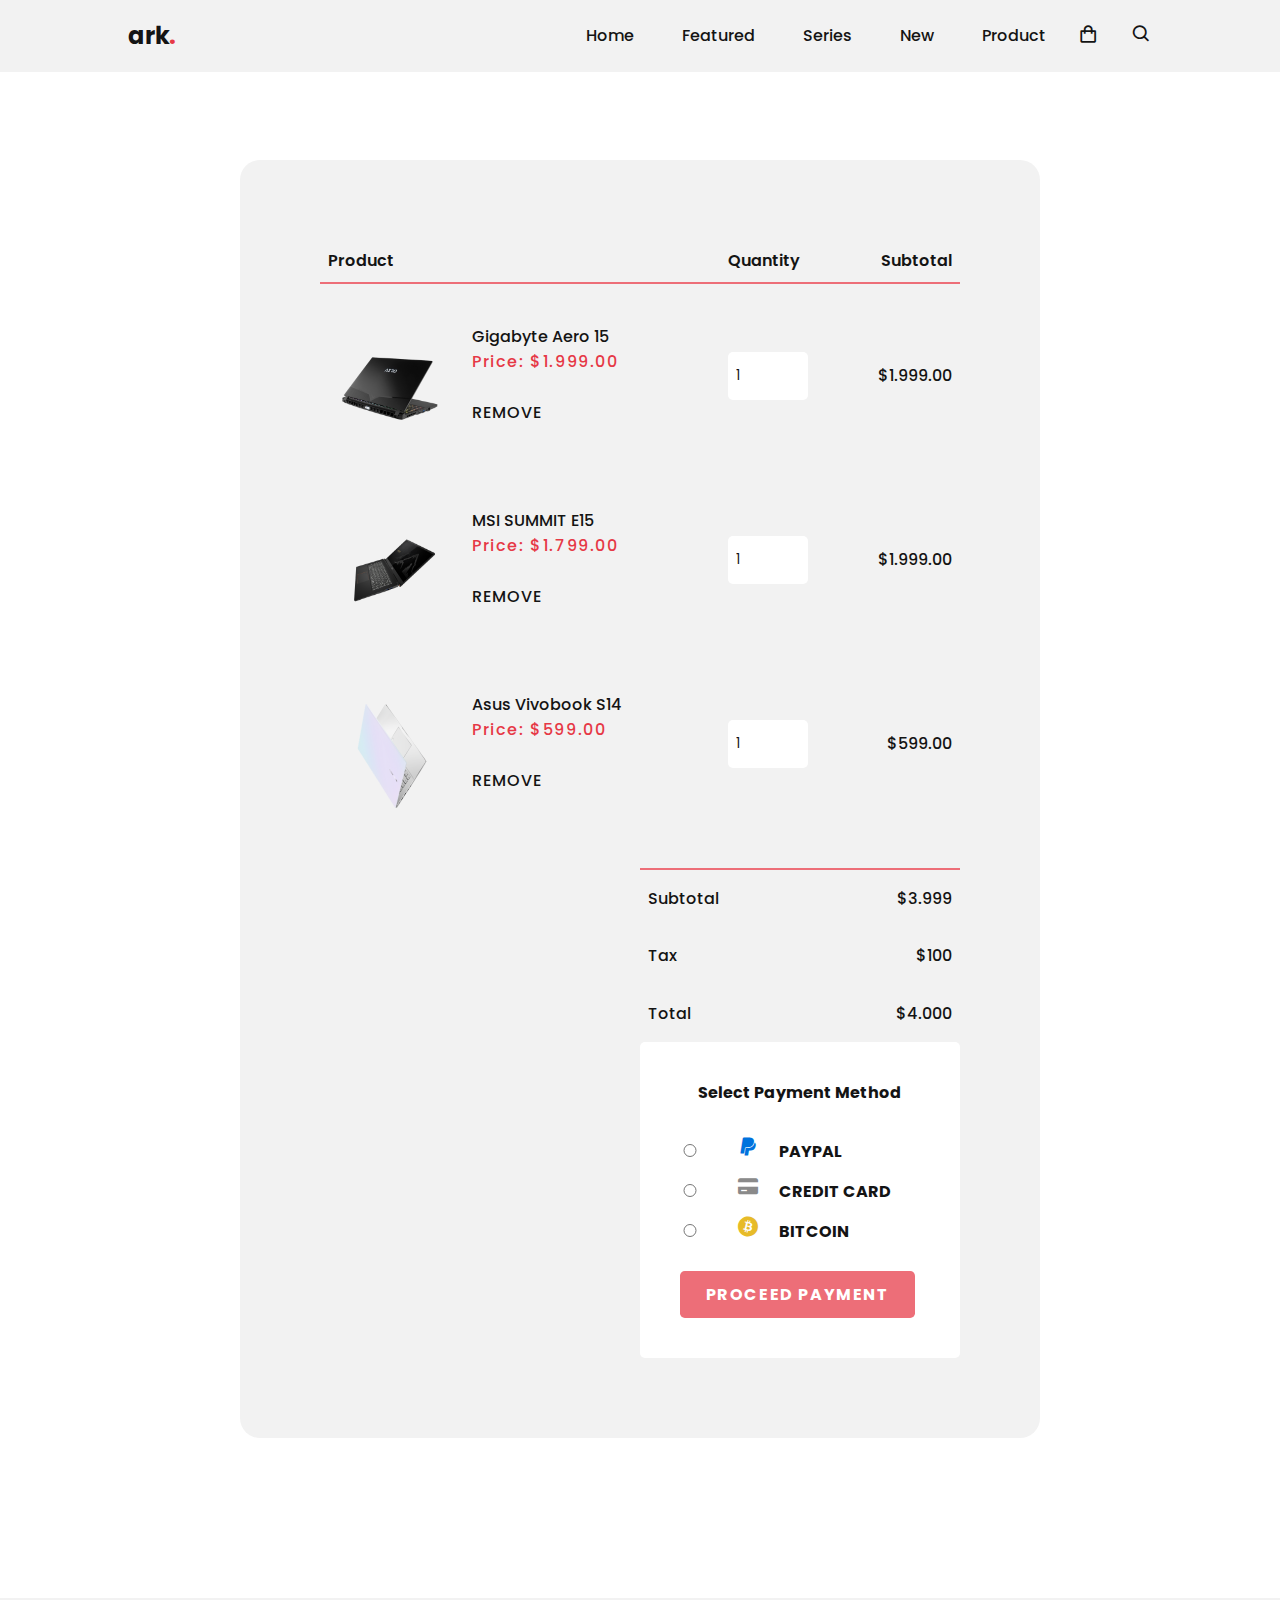
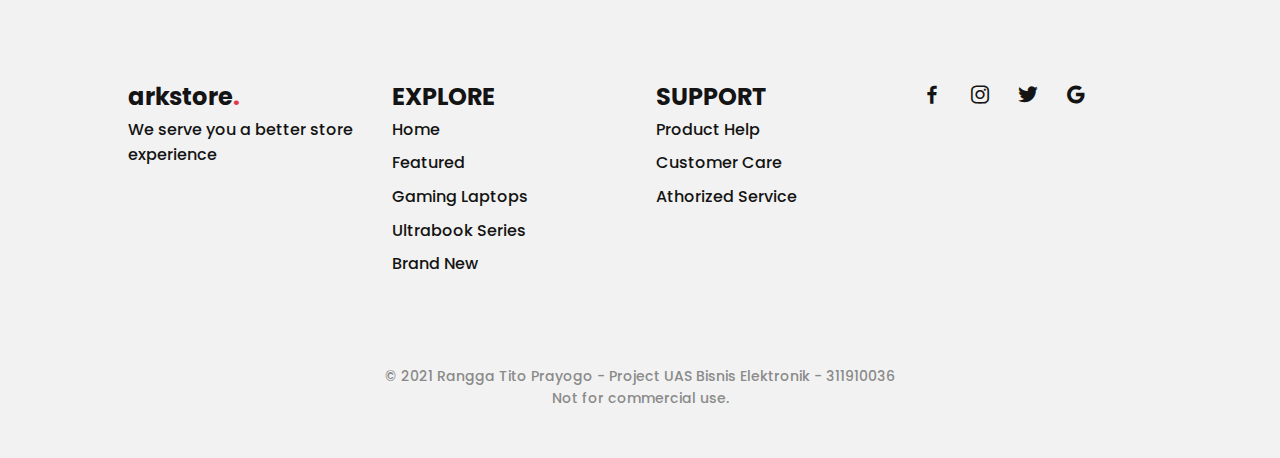
<file: UAS - Ecommerce/cart.html>
<!DOCTYPE html>
<html lang="en">
    <head>
        <meta charset="UTF-8">
        <meta name="viewport" content="width=device-width, initial-scale=1.0">

        <!-- ===== CSS ===== -->
        <link rel="stylesheet" href="assets/css/styles.css">

        <!-- ===== BOX ICONS ===== -->
        <link href='https://unpkg.com/boxicons@2.0.7/css/boxicons.min.css' rel='stylesheet'>        

        <title>Cart - Arkstore</title>
    </head>
<body>
     <!--===== HEADER =====-->
        <header class="l-header" id="header">
            <nav class="nav bd-grid">
                <div class="nav__toggle" id="nav-toggle">
                    <i class='bx bxs-grid'></i>
                </div>

                    <a href="index.html" class="nav__logo">ark<span class="lugo">.</span><span class="lugod"></span></a>

                    <div class="nav__menu" id="nav-menu">
                        <ul class="nav__list">
                            <li class="nav__item"><a href="index.html#home" class="nav__link">Home</a></li>
                            <li class="nav__item"><a href="index.html#featured" class="nav__link">Featured</a></li>
                            <li class="nav__item"><a href="./index.html#light-gaming" class="nav__link">Series</a></li>
                            <li class="nav__item"><a href="index.html#new" class="nav__link">New</a></li>
                            <li class="nav__item"><a href="./shop.html" class="nav__link">Product</a></li>
                        </ul>
                    </div>

                <div class="nav__shop">
                    <a href="cart.html" class="nav__link"><i class='bx bx-shopping-bag' ></i></a>
                </div> 
                <div class="nav__shop">
                    <a href="#" class="nav__link"><i class='bx bx-search' ></i></i></a>
                </div> 
            </nav> 
        </header>

           
    <!--===== CART =====-->

        <div class="containerca cart">
            <table>
                <tr>
                    <th>Product</th>
                    <th>Quantity</th>
                    <th>Subtotal</th>
                </tr>
                <tr>
                    <td>
                        <div class="cart-info">
                            <img src="assets/img/aero15.png" alt="" />
                            <div>
                                <p>Gigabyte Aero 15</p>
                                <span>Price: $1.999.00</span>
                                <br />
                                <br />
                                <a class="link" href="#">remove</a>
                            </div>
                        </div>
                    </td>
                    <td>
                        <input type="number" class="inc" value="1" min="1" />
                    </td>
                    <td>$1.999.00</td>
                </tr>
                <tr>
                    <td>
                        <div class="cart-info">
                            <img src="assets/img/summite15a.png" alt="" />
                            <div>
                                <p>MSI SUMMIT E15</p>
                                <span>Price: $1.799.00</span>
                                <br />
                                <br />
                                <a class="link" href="#">remove</a>
                            </div>
                        </div>
                    </td>
                    <td>
                        <input type="number" class="inc" value="1" min="1" />
                    </td>
                    <td>$1.999.00</td>
                </tr>
                <tr>
                    <td>
                        <div class="cart-info">
                            <img src="assets/img/vivobooks14.png" alt="" />
                            <div>
                                <p>Asus Vivobook S14</p>
                                <span>Price: $599.00</span>
                                <br />
                                <br />
                                <a class="link" href="#">remove</a>
                            </div>
                        </div>
                    </td>
                    <td>
                        <input type="number" class="inc" value="1" min="1" />
                    </td>
                    <td>$599.00</td>
                </tr>
        </table>
  
            <div class="total-price">
                <table>
                    <tr>
                        <td>Subtotal</td>
                        <td>$3.999</td>
                    </tr>
                    <tr>
                        <td>Tax</td>
                        <td>$100</td>
                    </tr>
                    <tr>
                        <td>Total</td>
                        <td>$4.000</td>
                    </tr>
                </table>
                <div class="containerd">
                    <center>
                        <h4>Select Payment Method</h4>
                    </center>
                    <input type="radio" class="radio" name="payment"/>
                        <i class='bx bxl-paypal'></i><label class="teks"> Paypal</label>
                    </input>
                    <br/>
                    <input type="radio" class="radio" name="payment"/>
                        <i class='bx bxs-credit-card' ></i><label class="teks"> Credit Card</label>
                    </input>
                    <br/>
                    <input type="radio" class="radio" name="payment"/>
                        <i class='bx bxl-bitcoin'></i><label class="teks"> Bitcoin</label>
                    </input>
                    <a href="#" class="btn-checkout">Proceed Payment</a>
                </div>
            </div>
      </div>

    <!--===== FOOTER =====-->

      <footer class="footer section">
        <div class="footer__container bd-grid">
            <div class="footer__box">
                <h3 class="footer__title">arkstore<span class="lugo">.</span><span class="lugod"></span></h3>
                <p class="footer_description">We serve you a better store experience</p>
            </div>

            <div class="footer__box">
                <h3 class="footer__title">EXPLORE</h3>
                <ul>
                    <li><a href="#home" class="footer__link">Home</a></li>
                    <li><a href="#featured" class="footer__link">Featured</a></li>
                    <li><a href="#light-gaming" class="footer__link">Gaming Laptops</a></li>
                    <li><a href="#light-gaming" class="footer__link">Ultrabook Series</a></li>
                    <li><a href="#new" class="footer__link">Brand New</a></li>
                </ul>
            </div>

            <div class="footer__box">
                <h3 class="footer__title">SUPPORT</h3>
                <ul>
                    <li><a href="#" class="footer__link">Product Help</a></li>
                    <li><a href="contact.html" class="footer__link">Customer Care</a></li>
                    <li><a href="#" class="footer__link">Athorized Service</a></li>
                </ul>
            </div>

            <div class="footer__box">
                <a href="#" class="footer__social"><i class='bx bxl-facebook'></i></a>
                <a href="#" class="footer__social"><i class='bx bxl-instagram'></i></a>
                <a href="#" class="footer__social"><i class='bx bxl-twitter'></i></a>
                <a href="#" class="footer__social"><i class='bx bxl-google'></i></a>
            </div>
        </div>

        
        <div class="footer__copy">
            <p>&#169; 2021 Rangga Tito Prayogo - Project UAS Bisnis Elektronik - 311910036</p>
            <p>Not for commercial use.</p>
        </div>
    </footer>
</body>
</html>
</file>
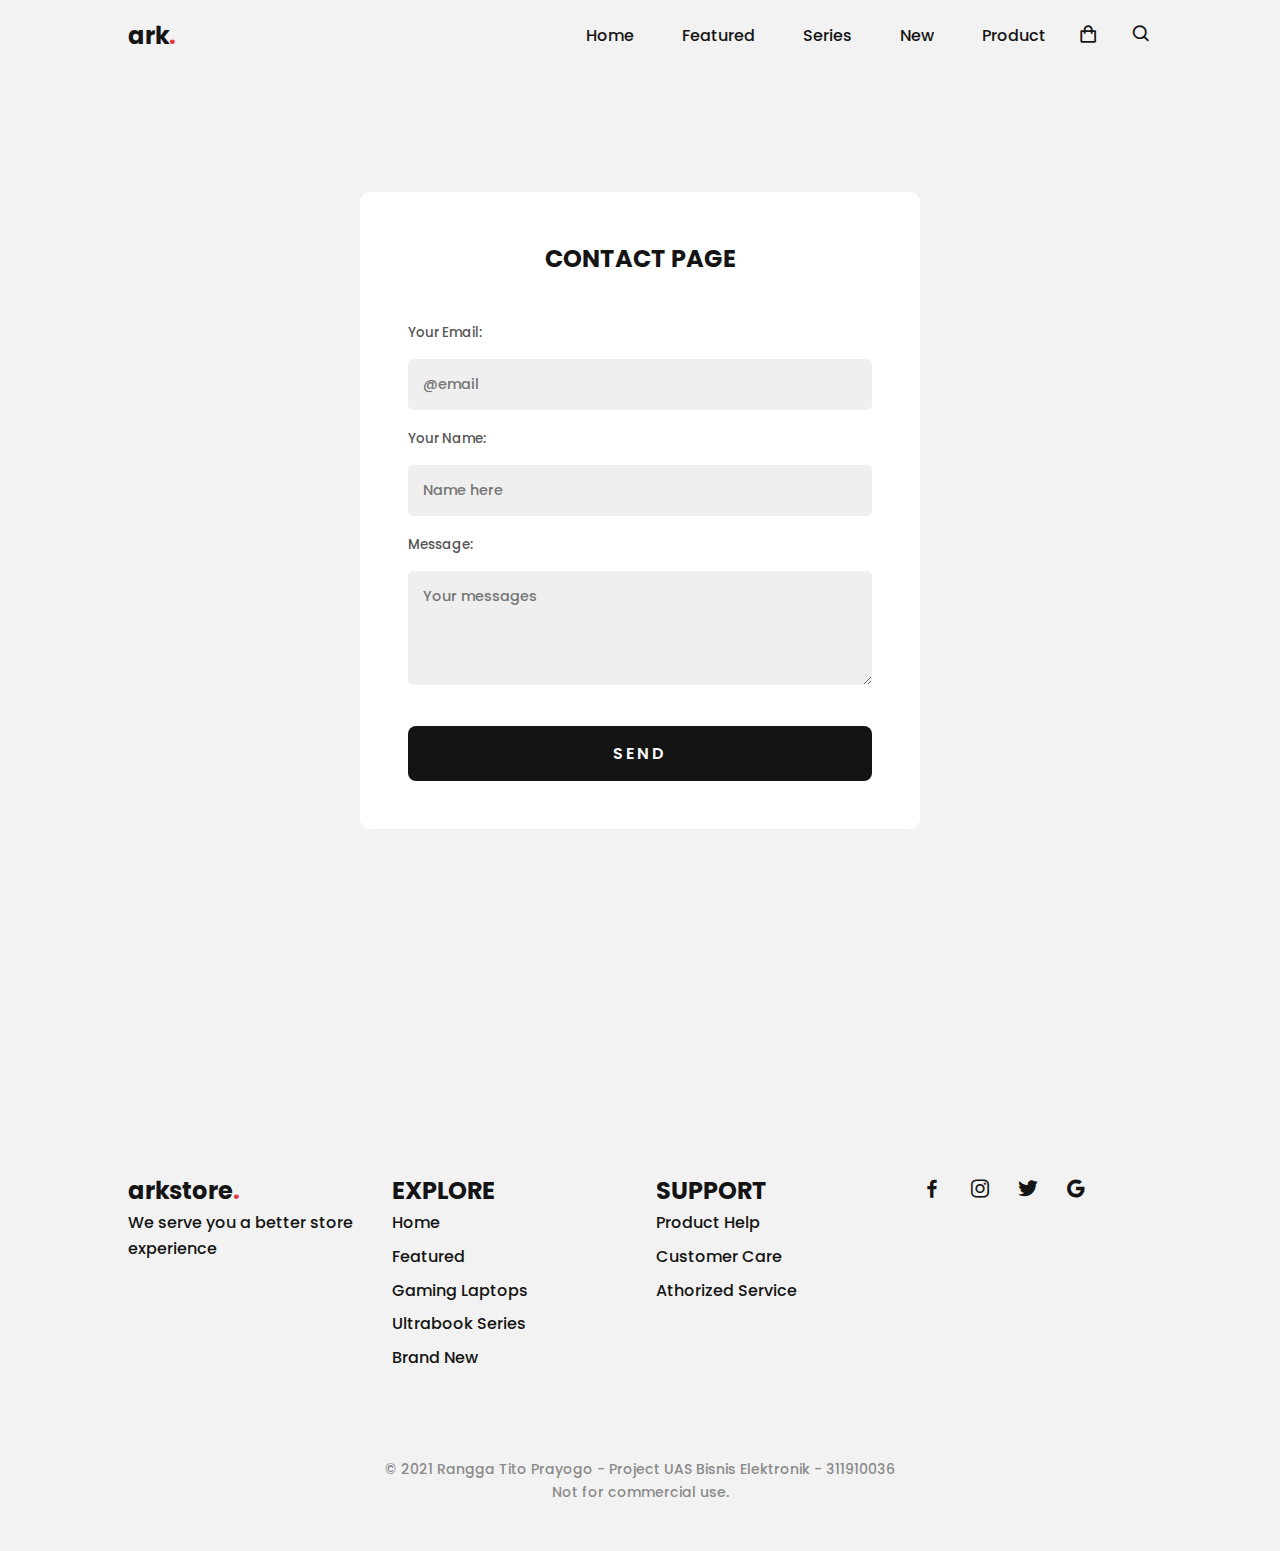
<file: UAS - Ecommerce/contact.html>
<!DOCTYPE html>
<html lang="en">
    <head>
        <meta charset="UTF-8">
        <meta name="viewport" content="width=device-width, initial-scale=1.0">

        <!-- ===== CSS ===== -->
        <link rel="stylesheet" href="assets/css/styles.css">

        <!-- ===== BOX ICONS ===== -->
        <link href='https://unpkg.com/boxicons@2.0.7/css/boxicons.min.css' rel='stylesheet'>        

        <title>Contact us - Arkstore</title>
    </head>
<body>
     <!--===== HEADER =====-->
        <header class="l-header" id="header">
            <nav class="nav bd-grid">
                <div class="nav__toggle" id="nav-toggle">
                    <i class='bx bxs-grid'></i>
                </div>

                    <a href="index.html" class="nav__logo">ark<span class="lugo">.</span><span class="lugod"></span></a>

                    <div class="nav__menu" id="nav-menu">
                        <ul class="nav__list">
                            <li class="nav__item"><a href="index.html#home" class="nav__link">Home</a></li>
                            <li class="nav__item"><a href="index.html#featured" class="nav__link">Featured</a></li>
                            <li class="nav__item"><a href="./index.html#light-gaming" class="nav__link">Series</a></li>
                            <li class="nav__item"><a href="index.html#new" class="nav__link">New</a></li>
                            <li class="nav__item"><a href="./shop.html" class="nav__link">Product</a></li>
                        </ul>
                    </div>

                <div class="nav__shop">
                    <a href="cart.html" class="nav__link"><i class='bx bx-shopping-bag' ></i></a>
                </div> 
                <div class="nav__shop">
                    <a href="#" class="nav__link"><i class='bx bx-search' ></i></i></a>
                </div> 
            </nav> 
        </header>

        <main class="l-main">

    <!--===== CONTACT =====-->

            <section class="home">
                <div class="home__container">
                    <div class="containercon clogin">
                        <center>
                            <h2>CONTACT PAGE</h2>
                        </center>
                        <br />
                        <form action="session.php" method="post">
                            <div class="area">
                                <label>Your Email:</label><br />
                                <input type="text" id="texted" placeholder="@email" />
                            </div>
                            <div class="area">
                                <label>Your Name:</label><br />
                                <input type="text" id="texted" placeholder="Name here" />
                            </div>
                            <div class="area">
                                <label>Message:</label><br />
                                <textarea rows="4" cols="50" id="texted" placeholder="Your messages"></textarea>
                            </div>
                            <br />  
                            <div>
                                <input type="submit" value="Send" id="btn">
                            </div>
                        </form>
                    </div>                    
                </div>
            </section>
        </main>

        <!--===== FOOTER =====-->

        <footer class="footer section">
            <div class="footer__container bd-grid">
                <div class="footer__box">
                    <h3 class="footer__title">arkstore<span class="lugo">.</span><span class="lugod"></span></h3>
                    <p class="footer_description">We serve you a better store experience</p>
                </div>

                <div class="footer__box">
                    <h3 class="footer__title">EXPLORE</h3>
                    <ul>
                        <li><a href="#home" class="footer__link">Home</a></li>
                        <li><a href="#featured" class="footer__link">Featured</a></li>
                        <li><a href="#light-gaming" class="footer__link">Gaming Laptops</a></li>
                        <li><a href="#light-gaming" class="footer__link">Ultrabook Series</a></li>
                        <li><a href="#new" class="footer__link">Brand New</a></li>
                    </ul>
                </div>

                <div class="footer__box">
                    <h3 class="footer__title">SUPPORT</h3>
                    <ul>
                        <li><a href="#" class="footer__link">Product Help</a></li>
                        <li><a href="contact.html" class="footer__link">Customer Care</a></li>
                        <li><a href="#" class="footer__link">Athorized Service</a></li>
                    </ul>
                </div>

                <div class="footer__box">
                    <a href="#" class="footer__social"><i class='bx bxl-facebook'></i></a>
                    <a href="#" class="footer__social"><i class='bx bxl-instagram'></i></a>
                    <a href="#" class="footer__social"><i class='bx bxl-twitter'></i></a>
                    <a href="#" class="footer__social"><i class='bx bxl-google'></i></a>
                </div>
            </div>

            
            <div class="footer__copy">
                <p>&#169; 2021 Rangga Tito Prayogo - Project UAS Bisnis Elektronik - 311910036</p>
                <p>Not for commercial use.</p>
            </div>
        </footer>
</body>
</html>
</file>
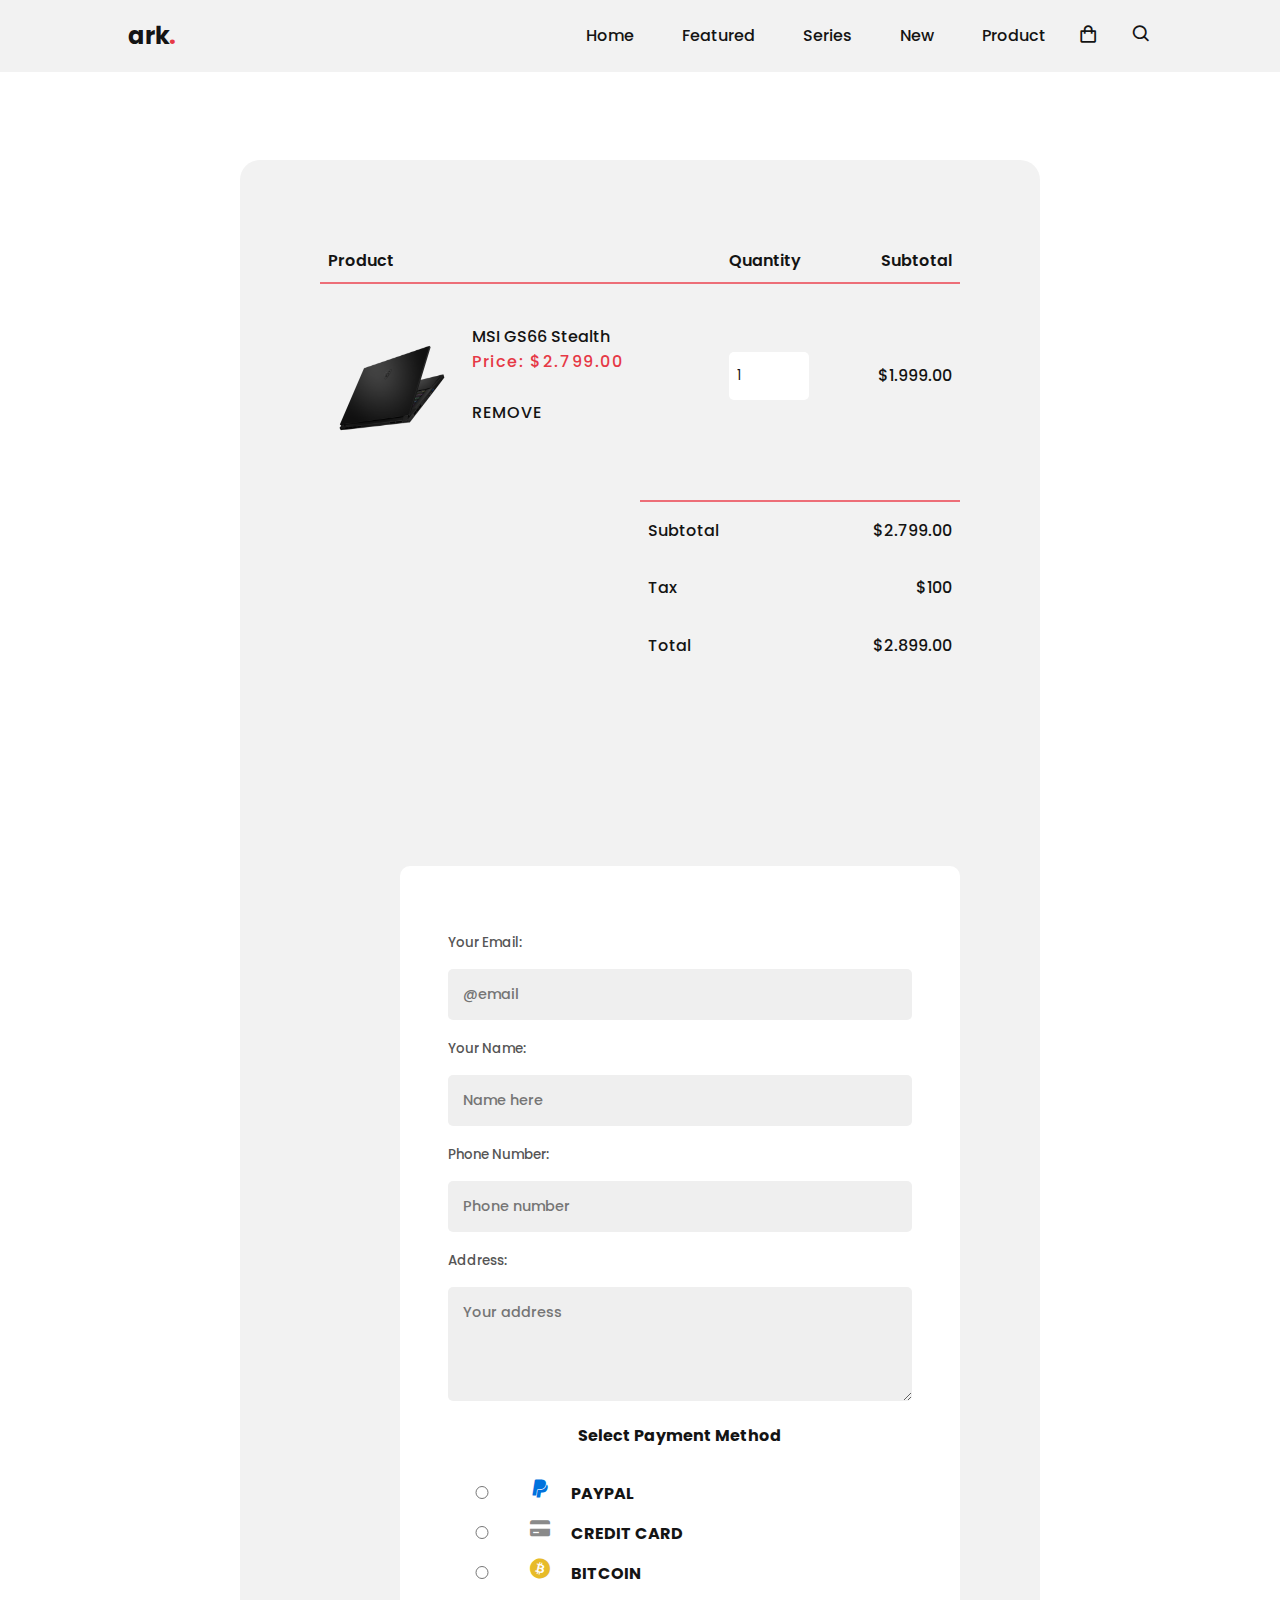
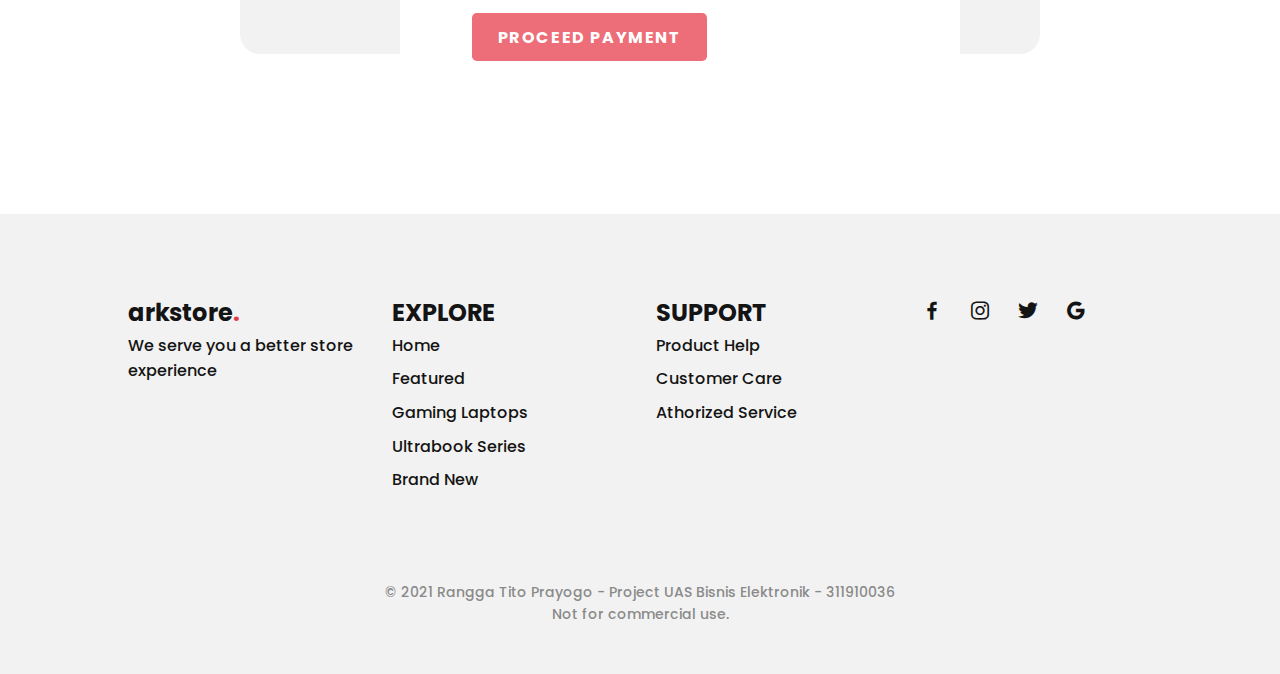
<file: UAS - Ecommerce/directshop.html>
<!DOCTYPE html>
<html lang="en">
    <head>
        <meta charset="UTF-8">
        <meta name="viewport" content="width=device-width, initial-scale=1.0">

        <!-- ===== CSS ===== -->
        <link rel="stylesheet" href="assets/css/styles.css">

        <!-- ===== BOX ICONS ===== -->
        <link href='https://unpkg.com/boxicons@2.0.7/css/boxicons.min.css' rel='stylesheet'>        

        <title>Buy Msi GS66 - Arkstore</title>
    </head>
<body>
     <!--===== HEADER =====-->
        <header class="l-header" id="header">
            <nav class="nav bd-grid">
                <div class="nav__toggle" id="nav-toggle">
                    <i class='bx bxs-grid'></i>
                </div>

                    <a href="index.html" class="nav__logo">ark<span class="lugo">.</span><span class="lugod"></span></a>

                    <div class="nav__menu" id="nav-menu">
                        <ul class="nav__list">
                            <li class="nav__item"><a href="index.html#home" class="nav__link">Home</a></li>
                            <li class="nav__item"><a href="index.html#featured" class="nav__link">Featured</a></li>
                            <li class="nav__item"><a href="./index.html#light-gaming" class="nav__link">Series</a></li>
                            <li class="nav__item"><a href="index.html#new" class="nav__link">New</a></li>
                            <li class="nav__item"><a href="./shop.html" class="nav__link">Product</a></li>
                        </ul>
                    </div>

                <div class="nav__shop">
                    <a href="cart.html" class="nav__link"><i class='bx bx-shopping-bag' ></i></a>
                </div> 
                <div class="nav__shop">
                    <a href="#" class="nav__link"><i class='bx bx-search' ></i></i></a>
                </div> 
            </nav> 
        </header>

           
    <!--===== CART =====-->

        <div class="containerca cart">
            <table>
                <tr>
                    <th>Product</th>
                    <th>Quantity</th>
                    <th>Subtotal</th>
                </tr>
                <tr>
                    <td>
                        <div class="cart-info">
                            <img src="assets/img/GS6.png" alt="" />
                            <div>
                                <p>MSI GS66 Stealth</p>
                                <span>Price: $2.799.00</span>
                                <br />
                                <br />
                                <a class="link" href="#">remove</a>
                            </div>
                        </div>
                    </td>
                    <td>
                        <input type="number" class="inc" value="1" min="1" />
                    </td>
                    <td>$1.999.00</td>
                </tr>
        </table>
  
            <div class="total-price">
                <table>
                    <tr>
                        <td>Subtotal</td>
                        <td>$2.799.00</td>
                    </tr>
                    <tr>
                        <td>Tax</td>
                        <td>$100</td>
                    </tr>
                    <tr>
                        <td>Total</td>
                        <td>$2.899.00</td>
                    </tr>
                </table>
                <div class="home__container">
                    <div class="containercon clogin">
                        <form action="session.php" method="post">
                            <div class="area">
                                <label>Your Email:</label><br />
                                <input type="text" id="texted" placeholder="@email" />
                            </div>
                            <div class="area">
                                <label>Your Name:</label><br />
                                <input type="text" id="texted" placeholder="Name here" />
                            </div>
                            <div class="area">
                                <label>Phone Number:</label><br />
                                <input type="text" id="texted" placeholder="Phone number" />
                            </div>
                            <div class="area">
                                <label>Address:</label><br />
                                <textarea rows="4" cols="50" id="texted" placeholder="Your address"></textarea>
                            </div>
                        </form>
                        <center>
                            <h4>Select Payment Method</h4>
                        </center>
                        <input type="radio" class="radio" name="payment"/>
                            <i class='bx bxl-paypal'></i><label class="teks"> Paypal</label>
                        </input>
                        <br/>
                        <input type="radio" class="radio" name="payment"/>
                            <i class='bx bxs-credit-card' ></i><label class="teks"> Credit Card</label>
                        </input>
                        <br/>
                        <input type="radio" class="radio" name="payment"/>
                            <i class='bx bxl-bitcoin'></i><label class="teks"> Bitcoin</label>
                        </input>
                        <a href="#" class="btn-checkout">Proceed Payment</a>
                    </div>                    
                </div>
            </div>
      </div>
        </main>

    <!--===== FOOTER =====-->

      <footer class="footer section">
        <div class="footer__container bd-grid">
            <div class="footer__box">
                <h3 class="footer__title">arkstore<span class="lugo">.</span><span class="lugod"></span></h3>
                <p class="footer_description">We serve you a better store experience</p>
            </div>

            <div class="footer__box">
                <h3 class="footer__title">EXPLORE</h3>
                <ul>
                    <li><a href="#home" class="footer__link">Home</a></li>
                    <li><a href="#featured" class="footer__link">Featured</a></li>
                    <li><a href="#light-gaming" class="footer__link">Gaming Laptops</a></li>
                    <li><a href="#light-gaming" class="footer__link">Ultrabook Series</a></li>
                    <li><a href="#new" class="footer__link">Brand New</a></li>
                </ul>
            </div>

            <div class="footer__box">
                <h3 class="footer__title">SUPPORT</h3>
                <ul>
                    <li><a href="#" class="footer__link">Product Help</a></li>
                    <li><a href="contact.html" class="footer__link">Customer Care</a></li>
                    <li><a href="#" class="footer__link">Athorized Service</a></li>
                </ul>
            </div>

            <div class="footer__box">
                <a href="#" class="footer__social"><i class='bx bxl-facebook'></i></a>
                <a href="#" class="footer__social"><i class='bx bxl-instagram'></i></a>
                <a href="#" class="footer__social"><i class='bx bxl-twitter'></i></a>
                <a href="#" class="footer__social"><i class='bx bxl-google'></i></a>
            </div>
        </div>

        
        <div class="footer__copy">
            <p>&#169; 2021 Rangga Tito Prayogo - Project UAS Bisnis Elektronik - 311910036</p>
            <p>Not for commercial use.</p>
        </div>
    </footer>
</body>
</html>
</file>
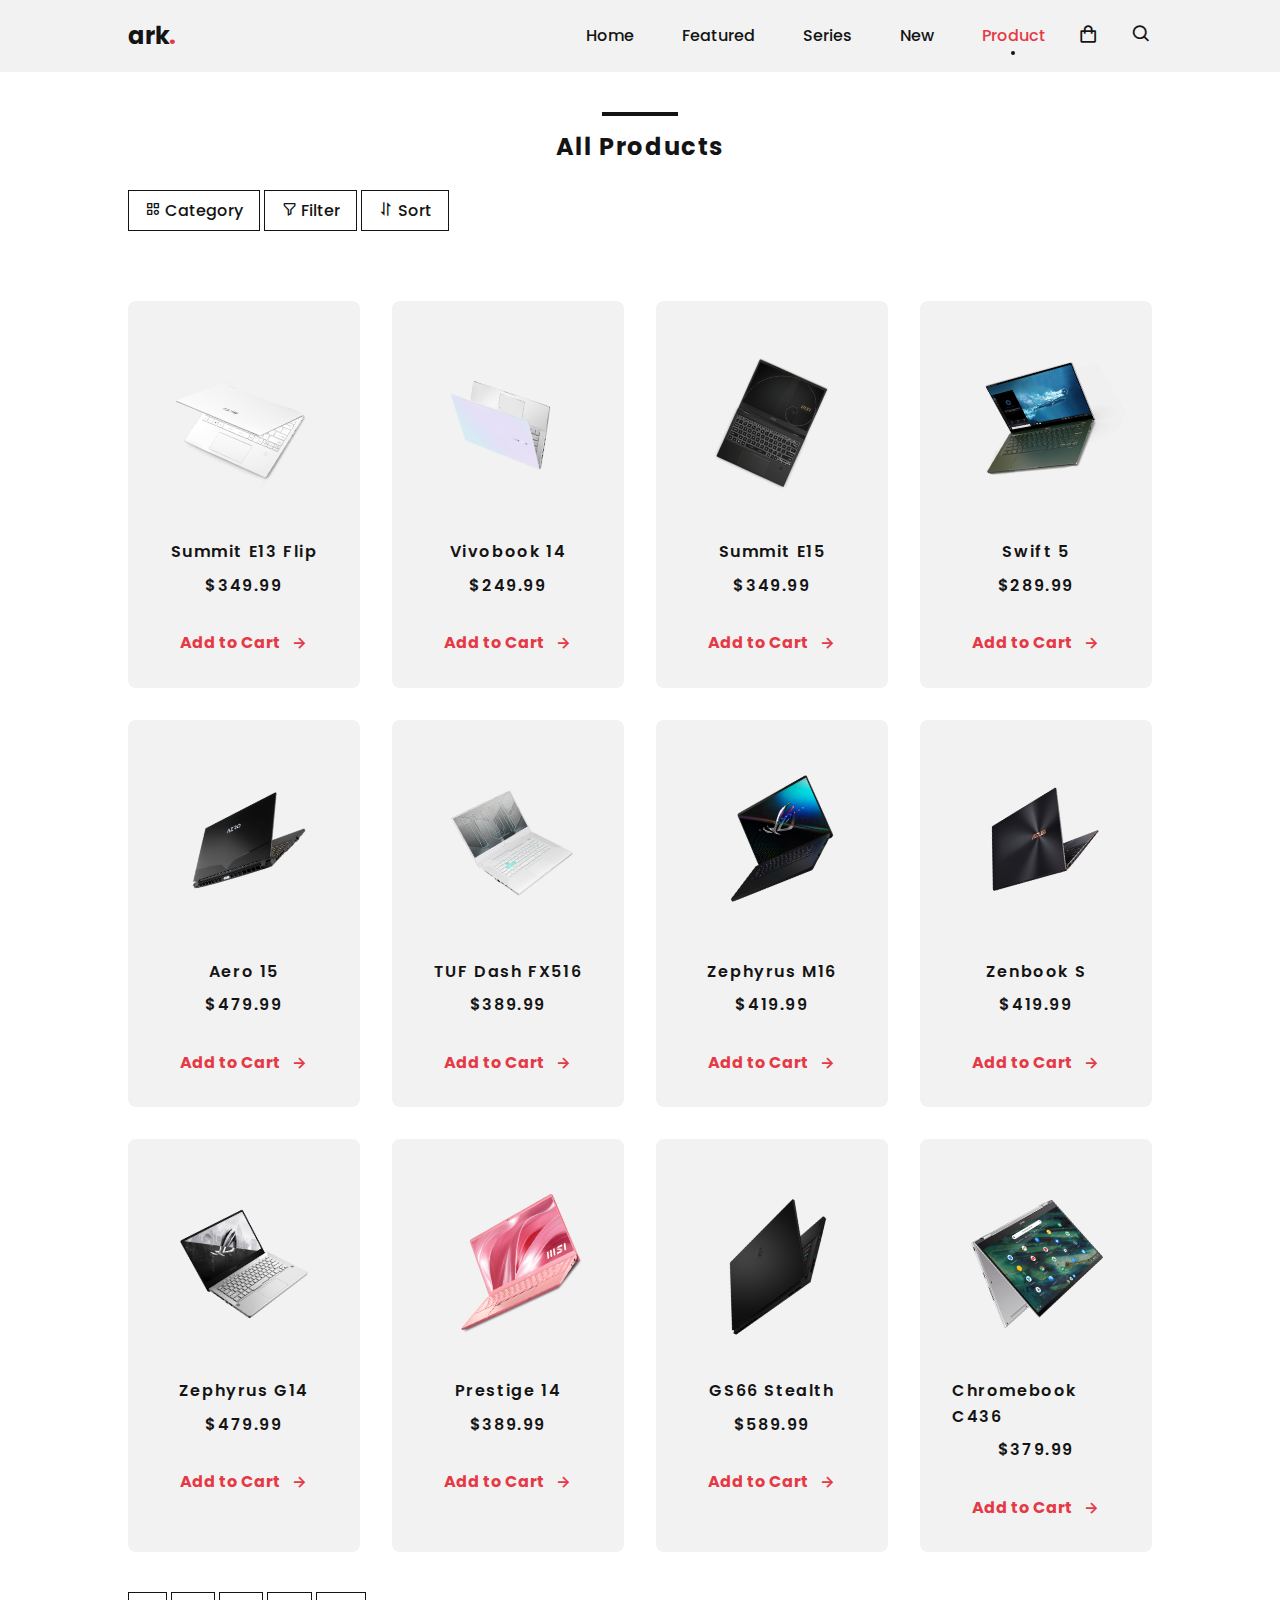
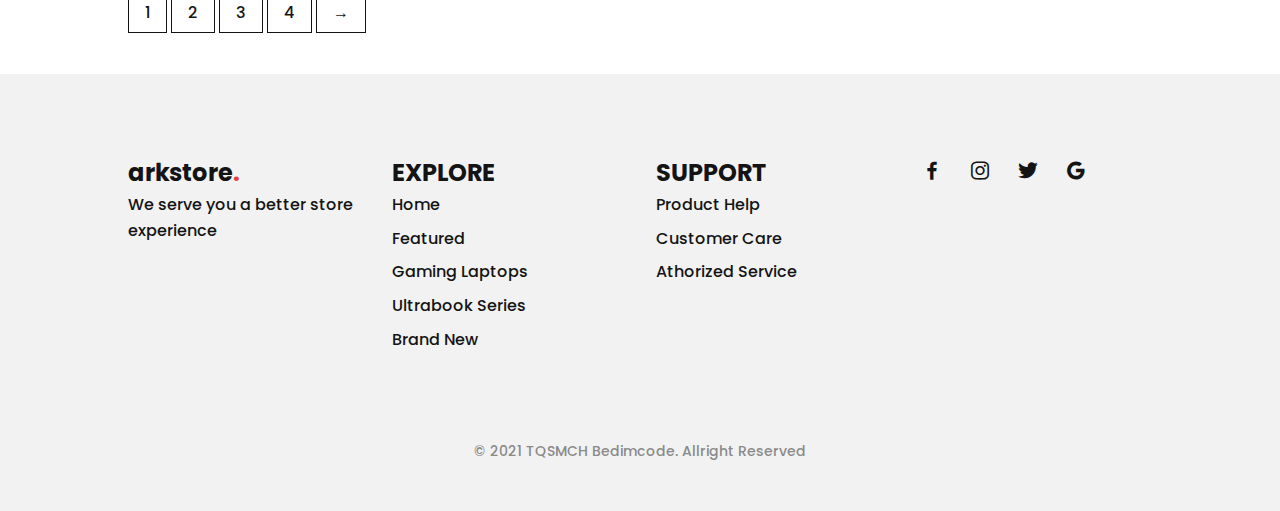
<file: UAS - Ecommerce/shop.html>
<!DOCTYPE html>
<html lang="en">
    <head>
        <meta charset="UTF-8">
        <meta name="viewport" content="width=device-width, initial-scale=1.0">

        <!-- ===== CSS ===== -->
        <link rel="stylesheet" href="assets/css/styles.css">

        <!-- ===== BOX ICONS ===== -->
        <link href='https://unpkg.com/boxicons@2.0.7/css/boxicons.min.css' rel='stylesheet'>

        <title>All Product - Arkstore</title>
    </head>
    <body>

        <!--===== HEADER =====-->
        <header class="l-header" id="header">
            <nav class="nav bd-grid">
                <div class="nav__toggle" id="nav-toggle">
                    <i class='bx bxs-grid'></i>
                </div>

                    <a href="" class="nav__logo">ark<span class="lugo">.</span><span class="lugod"></span></a>

                    <div class="nav__menu" id="nav-menu">
                        <ul class="nav__list">
                            <li class="nav__item"><a href="./index.html" class="nav__link">Home</a></li>
                            <li class="nav__item"><a href="./index.html#featured" class="nav__link">Featured</a></li>
                            <li class="nav__item"><a href="./index.html#light-gaming" class="nav__link">Series</a></li>
                            <li class="nav__item"><a href="./index.html#new" class="nav__link">New</a></li>
                            <li class="nav__item"><a href="#shop" class="nav__link active">Product</a></li>
                        </ul>
                    </div>

                <div class="nav__shop">
                    <a href="cart.html" class="nav__link"><i class='bx bx-shopping-bag' ></i></a>
                </div> 
                <div class="nav__shop">
                    <a href="#" class="nav__link"><i class='bx bx-search' ></i></i></a>
                </div> 
            </nav> 
        </header>

        <main class="l-main">
            <section class="featured section" id="shop">
                
  
                <div class="laptop__pages bd-grid">
                    <h2 class="section-title">All Products</h2>
                    <div>
                        <span class="laptop__page"><i class='bx bx-category'></i> Category</span>
                        <span class="laptop__page"><i class='bx bx-filter-alt'></i> Filter</span>
                        <span class="laptop__page"><i class='bx bx-sort' ></i> Sort</span>
                    </div>
                </div>
                <br/> 
                <br/> 
                <br/> 
                <div class="featured__container bd-grid">
                    <article class="laptop">
                        <img src="assets/img/summit13evo.png" alt="" class="laptop__img">
                        <span class="laptop__name">Summit E13 Flip</span>
                        <span class="laptop__price">$349.99</span>
                        <a href="#" class="button-light">Add to Cart <i class='bx bx-right-arrow-alt button-icon'></i></a>
                    </article>

                    <article class="laptop">
                        <img src="assets/img/vivobooks14.png" alt="" class="laptop__img">
                        <span class="laptop__name">Vivobook 14</span>
                        <span class="laptop__price">$249.99</span>
                        <a href="#" class="button-light">Add to Cart <i class='bx bx-right-arrow-alt button-icon'></i></a>
                    </article>

                    <article class="laptop">
                        <img src="assets/img/homeimg.png" alt="" class="laptop__img">
                        <span class="laptop__name">Summit E15</span>
                        <span class="laptop__price">$349.99</span>
                        <a href="#" class="button-light">Add to Cart <i class='bx bx-right-arrow-alt button-icon'></i></a>
                    </article>

                    <article class="laptop">
                        <img src="assets/img/swift5.png" alt="" class="laptop__img">
                        <span class="laptop__name">Swift 5</span>
                        <span class="laptop__price">$289.99</span>
                        <a href="#" class="button-light">Add to Cart <i class='bx bx-right-arrow-alt button-icon'></i></a>
                    </article>

                    <article class="laptop">
                        <img src="assets/img/aero15.png" alt="" class="laptop__img">
                        <span class="laptop__name">Aero 15</span>
                        <span class="laptop__price">$479.99</span>
                        <a href="#" class="button-light">Add to Cart <i class='bx bx-right-arrow-alt button-icon'></i></a>
                    </article>

                    <article class="laptop">
                        <img src="assets/img/fx516.png" alt="" class="laptop__img">
                        <span class="laptop__name">TUF Dash FX516</span>
                        <span class="laptop__price">$389.99</span>
                        <a href="#" class="button-light">Add to Cart <i class='bx bx-right-arrow-alt button-icon'></i></a>
                    </article>

                    <article class="laptop">
                        <img src="assets/img/zephyrusm16.png" alt="" class="laptop__img">
                        <span class="laptop__name">Zephyrus M16</span>
                        <span class="laptop__price">$419.99</span>
                        <a href="#" class="button-light">Add to Cart <i class='bx bx-right-arrow-alt button-icon'></i></a>
                    </article>

                    <article class="laptop">
                        <img src="assets/img/zenbook.png" alt="" class="laptop__img">
                        <span class="laptop__name">Zenbook S</span>
                        <span class="laptop__price">$419.99</span>
                        <a href="#" class="button-light">Add to Cart <i class='bx bx-right-arrow-alt button-icon'></i></a>
                    </article>

                    <article class="laptop">
                        <img src="assets/img/zg14.png" alt="" class="laptop__img">
                        <span class="laptop__name">Zephyrus G14</span>
                        <span class="laptop__price">$479.99</span>
                        <a href="#" class="button-light">Add to Cart <i class='bx bx-right-arrow-alt button-icon'></i></a>
                    </article>

                    <article class="laptop">
                        <img src="assets/img/prestige14.png" alt="" class="laptop__img">
                        <span class="laptop__name">Prestige 14</span>
                        <span class="laptop__price">$389.99</span>
                        <a href="#" class="button-light">Add to Cart <i class='bx bx-right-arrow-alt button-icon'></i></a>
                    </article>

                    <article class="laptop">
                        <img src="assets/img/GS6.png" alt="" class="laptop__img">
                        <span class="laptop__name">GS66 Stealth</span>
                        <span class="laptop__price">$589.99</span>
                        <a href="#" class="button-light">Add to Cart <i class='bx bx-right-arrow-alt button-icon'></i></a>
                    </article>

                    <article class="laptop">
                        <img src="assets/img/chromebookc436.png" alt="" class="laptop__img">
                        <span class="laptop__name">Chromebook C436</span>
                        <span class="laptop__price">$379.99</span>
                        <a href="#" class="button-light">Add to Cart <i class='bx bx-right-arrow-alt button-icon'></i></a>
                    </article>
                </div>

                <div class="laptop__pages bd-grid">
                    <div>
                        <span class="laptop__page">1</span>
                        <span class="laptop__page">2</span>
                        <span class="laptop__page">3</span>
                        <span class="laptop__page">4</span>
                        <span class="laptop__page">&#8594;</span>
                    </div>
                </div>
            </section>
        </main>

        <!--===== FOOTER =====-->
        <footer class="footer section">
            <div class="footer__container bd-grid">
                <div class="footer__box">
                    <h3 class="footer__title">arkstore<span class="lugo">.</span><span class="lugod"></span></h3>
                    <p class="footer_description">We serve you a better store experience</p>
                </div>

                <div class="footer__box">
                    <h3 class="footer__title">EXPLORE</h3>
                    <ul>
                        <li><a href="./index.html#home" class="footer__link">Home</a></li>
                        <li><a href="./index.html#featured" class="footer__link">Featured</a></li>
                        <li><a href="./index.html#light-gaming" class="footer__link">Gaming Laptops</a></li>
                        <li><a href="./index.html#light-ultrabook" class="footer__link">Ultrabook Series</a></li>
                        <li><a href="./index.html#new" class="footer__link">Brand New</a></li>
                    </ul>
                </div>

                <div class="footer__box">
                    <h3 class="footer__title">SUPPORT</h3>
                    <ul>
                        <li><a href="#" class="footer__link">Product Help</a></li>
                        <li><a href="#" class="footer__link">Customer Care</a></li>
                        <li><a href="#" class="footer__link">Athorized Service</a></li>
                    </ul>
                </div>

                <div class="footer__box">
                    <a href="#" class="footer__social"><i class='bx bxl-facebook'></i></a>
                    <a href="#" class="footer__social"><i class='bx bxl-instagram'></i></a>
                    <a href="#" class="footer__social"><i class='bx bxl-twitter'></i></a>
                    <a href="#" class="footer__social"><i class='bx bxl-google'></i></a>
                </div>
            </div>

            <p class="footer__copy">&#169; 2021 TQSMCH Bedimcode. Allright Reserved</p>
        </footer>

        <!--===== MAIN JS =====-->
        <script src="assets/js/main.js"></script>
    </body>
</html>
</file>
<file: UAS - Ecommerce/assets/css/styles.css>
/*===== GOOGLE FONTS =====*/
@import url('https://fonts.googleapis.com/css2?family=Poppins:wght@100;300;400;500;600;700&display=swap');
/*===== VARIABLES CSS =====*/
:root {
  --header-height : 3rem;
  /*===== Font Weight =====*/
  --font-medium: 500;
  --font-semi-bold: 600;
  --font-bold: 700;

  /*===== Colores =====*/
  --dark-color : #141414;
  --dark-color-light : #8a8a8a;
  --dark-color-lighten : #f2f2f2;
  --white-color : #fff;
  --red-color : #e63946;
  --red-color-light: #ED6E78;

  /*===== Font and typography =====*/
  --body-font: 'Poppins' , sans-serif;
  --big-font-size: 1.25rem;
  --bigger-font-size: 1.5rem;
  --biggest-font-size: 2em;
  --h2-font-size: 1.25rem;
  --normal-font-size: .938rem;
  --smaller-font-size: .813rem;

  /*===== Margin Setting =====*/
  --mb-1: .5rem;
  --mb-2: 1rem;
  --mb-3: 1.5rem;
  --mb-4: 2rem;
  --mb-5: 2.5rem;
  --mb-6: 3rem;

  /*===== z index =====*/
  --z-fixed: 100;
  
  /*===== Rotate img =====*/
  --rotate-img: rotate(-30deg);
}

@media screen and (min-width: 768px) {
  :root{
    --big-font-size: 1.5rem;
    --bigger-font-size: 2rem;
    --biggest-font-size: 3em;
    --normal-font-size: 1rem;
    --smaller-font-size: .875rem;
  }
}

/*===== BASE =====*/
*,::before,::after {
  box-sizing: border-box;
}

html {
  scroll-behavior: smooth;
}

body {
  margin: var(--header-height) 0 0 0;
  font-family: var(--body-font);
  font-size: var(--normal-font-size);
  font-weight: var(--font-medium);
  color: var(--dark-color);
  line-height: 1.6;
}

h1, h2, h3, p, ul {
  margin: 0;
}

ul {
  padding: 0;
  list-style: none;
}

a {
  text-decoration: none;
  color: var(--dark-color);
}

img {
  max-width: 100%;
  height: auto;
  display: block;
}

/*===== CLASS CSS ===== */
.section {
  padding: 5rem 0 2rem;
}

.sectionchild{
    padding: 2rem 0 5rem;
}

.sectionlogo{
  padding: 2rem 0 2rem;
}

.section-title{
  position: relative;
  font-size: var(--big-font-size);
  margin-bottom: var(--mb-4);
  text-align: center;
  letter-spacing: .1rem;
}

.section-title::after {
  content: '';
  position: absolute;
  width: 56px;
  height: .25rem;
  top: -1rem;
  left: 0;
  right: 0;
  margin: auto;
  background-color: var(--dark-color);
}

/*===== LAYOUT =====*/
.bd-grid {
  max-width: 1024px;
  display: grid;
  grid-template-columns: 100%;
  column-gap: 2rem;
  width: calc(100% - 2rem);
  margin-left: var(--mb-2);
  margin-right: var(--mb-2);
}

.l-header{
  width: 100%;
  position: fixed;
  top: 0;
  left: 0;
  z-index: var(--z-fixed);
  background-color: var(--dark-color-lighten);
}

/*===== NAV =====*/
.nav {
  height: var(--header-height);
  display: flex;
  justify-content: space-between;
  align-items: center;
}

@media screen and (max-width: 768px) {
  .nav__menu{
    position: fixed;
    top: var(--header-height);
    left: -100%;
    width: 70%; 
    height: 100vh;
    padding: 2rem;
    background-color: var(--white-color);
    transition: .5s;
  }
}

.nav__item{
  margin-bottom: var(--mb-4);
}

.nav__link:hover{
  color: #e63946;
  transition: .3s;
}

.nav__logo{
  font-weight: var(--font-bold);
  font-size: var(--big-font-size);
}

.lugo{
  color: var(--red-color);
  font-size: var(--big-font-size);
}
.lugod {
  color: var(--red-color);
}

.nav__toggle, .nav__shop {
  font-size: 1.3rem;
  cursor: pointer;
}

.bxs-heart {
  font-size: 2rem;
  margin-left: var(--mb-2);
  cursor: pointer;
  color:var(--red-color);
}

/*Show menu*/
.show {
  left: 0;
}

/*Active link*/
.active {
  position: relative;
  color: #e63946;
}

.active::before{
  content: '';
  position: absolute;
  bottom: -.5rem;
  left: 45%;
  width: 4px;
  height: 4px;
  background-color: var(--dark-color);
  border-radius: 50%;
}

/*Change color header*/
.scroll-header{
  background-color: var(--white-color);
  box-shadow: 0 2px 4px rgba(0,0,0, .1);
} 

/*===== HOME =====*/
.home{
  background-color: var(--dark-color-lighten);
  overflow: hidden;
}

.home__container{
  height: calc(100vh - var(--header-height));
}

.home__laptop{
  position: relative;
  display: flex;
  justify-content: center;
  align-self: center;
  margin-bottom: 2rem;
} 

.home__shape {
  width: 220px;
  height: 220px;
  background-color: var(--dark-color);
  border-radius: 50%;
}

.home__img{
  position: absolute;
  top: 1.5rem;
  max-width: initial;
  width: 275px;
}

.home__new{
  display: block;
  font-size: var(--smaller-font-size);
  font-weight: var(--font-semi-bold);
  margin-bottom: var(--mb-2);
}

.home__title {
  font-size: var(--bigger-font-size);
  margin-bottom: var(--mb-1);
}

.home__description {
  margin-bottom: var(--mb-6);
}

.spec__description {
	margin-bottom: var(--mb-6);
	list-style-type:circle;
	margin-left: var(--mb-4);
}

li {
}

 /*BUTTONS*/
.button {
  display: inline-block;
  background-color: var(--dark-color);
  color: var(--white-color);
  padding: 1.125rem 2rem;
  font-weight: var(--font-medium);
  border-radius: .5rem;
  transition: .8s;
}
.buttonsubs {
  display: inline-block;
  background-color: var(--dark-color);
  color: var(--white-color);
  padding: 1.125rem 2rem;
  font-weight: var(--font-medium);
  border-radius: .5rem;
  transition: 1s;
  margin-left: -6.5rem;
}

.buttonsubs:hover {
  background-color: var(--red-color);
}


.button:hover{
  transform: translateY(-.50rem)
}

.button-light{
  display: inline-flex;
  color: var(--red-color);
  font-weight: var(--font-bold);
  align-items: center;
  transition: .5s;
}

.button-light:hover {
  color: var(--red-color-light);
}

.button-icon{
  font-size: 1.25rem;
  margin-left: var(--mb-1);
  transition: 1s;
}

.button-light:hover .button-icon{
  transform: translateX(.5rem);
}

/*===== FEATURED =====*/
.featured__container{
  row-gap: 2rem;
  grid-template-columns: repeat(auto-fit, minmax(220px, 1fr));
}

.laptop{
  position: relative;
  display: flex;
  flex-direction: column;
  align-items: center;
  padding: 2rem;
  background-color: var(--dark-color-lighten);
  border-radius: .5rem;
  transition: .5s;
}

.laptop__sale{
  position: absolute;
  left: .5rem;
  background-color: var(--red-color);
  color: var(--white-color);
  padding: .25rem .5rem;
  border-radius: .25rem;
  font-size: var(--h2-font-size);
  transform: rotate(-90deg);
  letter-spacing: .1rem;
}

.laptop__img {
  width: 220px;
  margin-top: var(--mb-3);
  margin-bottom: var(--mb-6);
  transform: var(--rotate-img);
}
.brandlogo_img {
  width: 220px;
  margin-top: var(--mb-3);
  margin-bottom: var(--mb-6);
}
.brandlogo{
  position: relative;
  display: flex;
  flex-direction: column;
  align-items: center;
  padding: 1rem;
}

.laptop__name, .laptop__price {
  font-size: var(--normal-font-size);
  letter-spacing: .1rem;
  font-weight: var(--font-semi-bold);
}

.laptop__name{
  margin-bottom: var(--mb-1);
}

.laptop__price{
  margin-bottom: var(--mb-4);
}

.laptop:hover{
  transform: translateY(-.5rem);
}

.laptop__pages{
  margin-top: var(--mb-6);
}

.laptop__page{
  padding: .5rem 1rem;
  border: 1px solid var(--dark-color);
  cursor: pointer;
}

.laptop__page:hover{
  background-color: var(--dark-color);
  color: var(--white-color);
}


/*===== COLLECTION =====*/
.collection__container{
  row-gap: 2rem;
  justify-content: center;
}

.collection__card{
  position: relative;
  display: flex;
  height: 328px;
  background-color: var(--dark-color-lighten);
  padding: 2rem;
  border-radius: .5rem;
  transition: 1s;
}

.collection__data{
  align-self: flex-end;
}

.collection__img{
  position: absolute;
  top: 0;
  right: 0;
  width: 230px;
}

.collection__name {
  font-size: var(--big-font-size);
  margin-bottom: .25rem;
}

.collection__description {
  margin-bottom: var(--mb-2);
}

.collection__card:hover{
  transform: translateY(-.5rem);
}

/*===== light-gaming laptop =====*/
.light-gaming__container {
  row-gap: 2rem;
  grid-template-columns: repeat(auto-fit, minmax(220px, 1fr));
}

/*===== light-gaming laptop =====*/
.light-ultrabook__container {
  row-gap: 2rem;
  grid-template-columns: repeat(auto-fit, minmax(220px, 1fr));
}

/*===== brandlogo =====*/
.brand-logo__container {
  row-gap: 2rem;
  grid-template-columns: repeat(auto-fit, minmax(220px, 1fr));
}

/*===== OFFER =====*/
.offer__container {
  grid-template-columns: 55% 45%;
  column-gap: 0;
  background-color: var(--dark-color-lighten);
  border-radius: 1rem;
  justify-content: center;
}

.offer__data{
  padding: 4rem 0 4rem 1.5rem;
}

.offer__title{
  font-size: var(--biggest-font-size);
  margin-bottom: .25rem;
}

.offer__description{
  margin-bottom: var(--mb-3);
}

.offer__img{
  width: 153px;
}

/*===== NEW COLLECTION  =====*/
.new__container {
  row-gap: 2rem;
}

.new__mens{
  display: flex;
  flex-direction: column;
  justify-content: center;
  background-color: var(--dark-color-lighten);
  border-radius: .5rem;
  padding: 2rem;
}

.new__mens-img{
  width: 276px;
  margin-bottom: var(--mb-3);
}

.new__title {
  font-size: var(--bigger-font-size);
  margin-bottom: .25rem;
}

.new__price {
  display: block;
  margin-bottom: var(--mb-3);
}

.new__laptop{
  display: grid;
  gap: 1.5rem;
  grid-template-columns: repeat(auto-fit, minmax(220px, 1fr));
}

.new__laptop-card{
  position: relative;
  padding: 3.5rem 1.5rem;
  background-color: var(--dark-color-lighten);
  border-radius: .5rem;
  overflow: hidden;
  display: flex;
  justify-content: center;
}

.new__laptop-img{
  width: 220px;
}

.new__laptop-overlay {
  position: absolute;
  left: 0;
  bottom: -100%;
  width: 100%;
  height: 100%;
  display: flex;
  justify-content: center;
  align-items: center;
  background-color: rgba(138,138,138,.3);
  transition: .3s;
}

.new__laptop-card:hover .new__laptop-overlay {
  bottom: 0;
}

/*===== NEWSLETTER =====*/
.newsletter__container{
  background-color: var(--dark-color);
  color: var(--white-color);
  padding: 2rem .5rem;
  border-radius: .5rem;
  text-align: center;
}

.newsletter__title {
  font-size: var(--bigger-font-size);
  margin-bottom: var(--mb-2);
}

.newsletter__description {
  margin-bottom: var(--mb-5);
}

.newsletter__subscribe {
  display: flex;
  column-gap: .5rem;
  background-color: var(--white-color);
  padding: 0.5rem;
  border-radius: .5rem;
}

.newsletter__input{
  outline: none;
  border:none;
  width: 90%;
  padding: .5rem;
  font-family: var(--body-font);
  font-weight: var(--font-semi-bold);
  font-size: var(--normal-font-size);
}

.newsletter__input::placeholder{
  color: var(--dark-color);
  font-family: var(--body-font);
  font-size: var(--normal-font-size);
  font-weight: var(--font-semi-bold);
}

/*===== Contact =====*/
.containercon {
  background-color: #fff;
  border-radius: 10px;
}

#btn {
  width: 100%;
  font-family: 'poppins' , 'sans-serif';
  text-decoration: none;
  font-size: 1em;
  color:#fff;
  text-transform: uppercase;
  font-weight: 600;
  text-align: center;
  border: 0;
  padding: 15px 8px;
  background-color: var(--dark-color);
  border-radius: 8px;
  cursor: pointer;
  letter-spacing: 0.2em;
  display: flex;
  justify-content: center;
}

.clogin {
  padding: 3em;
  margin: 12em auto;
  width: 35em;
}

.area {
  margin: 15px 0px;
}

label {
  font-size: 10pt;
  color: #555;
}

#texted {
  padding: 15px;
  width: 100%;
  background: #efefef;
  border: none;
  font-family: 'poppins' , 'sans-serif';
  font-size: 0.9em;
  margin: 1em auto;
  border-radius: 5px;
  display: flex;
  justify-content: center;
  font-weight: 500;
}

.link {
  color: var(--dark-color);
  text-decoration: none;
  transition: 0.3s;
  text-transform: uppercase;
  font-weight: 500;
  letter-spacing: 1px;
  font-size: var(--normal-font-size); 
}

.back {
  color: #1d3557;
  text-decoration: none;
  transition: 0.3s;
  text-transform: uppercase;
  font-weight: 500;
  letter-spacing: .1em;
}

.link:hover , .back:hover {
  color: #ca1717;
}

/*===== CART =====*/

.containerca {
  max-width: 50rem;
  margin: 0 auto;
}

.cart {
  margin: 10rem auto;
  background-color: var(--dark-color-lighten);
  border-radius: 20px;
  padding: 5rem;
}

table {
  width: 100%;
  border-collapse: collapse;
}

.cart-info {
  display: flex;
  flex-wrap: wrap;
  margin-top: var(--mb-3);
}

.cart-info span {
  color: var(--red-color);
  letter-spacing: .1rem;
}

th {
  text-align: left;
  padding: 0.5rem;
  color: var(--dark-color);
  border-bottom: 2px solid var(--red-color-light);
  font-weight: 600;
}

td {
  padding: 1rem 0.5rem;
}

td input {
  width: 5rem;
  height: 3rem;
  padding: 0.5rem;
}

td a {
  color: var(--red-color);
  font-size: 1.4rem;
}

td img {
  width: 8rem;
  height: 8rem;
  margin-right: 1rem;
}

.total-price {
  display: flex;
  justify-content: flex-end;
  align-items: end;
  flex-direction: column;
  margin-top: 2rem;
}

.total-price a {
  display: inline-block;
  background-color: var(--red-color-light);
  color: #fff;
  padding: 0.7rem 1.6rem;
  font-weight: 700;
  border-radius: .3rem;
  transition: 0.3s;
  font-size: var(--normal-font-size);
  text-transform: uppercase;
  letter-spacing: .1em;
  margin: var(--mb-3);
}

.total-price table {
  border-top: 2px solid var(--red-color-light);
  width: 100%;
  max-width: 20rem;
}

td:last-child {
  text-align: right;
}

th:last-child {
  text-align: right;
}

.total-price a:hover {
  background-color: var(--red-color);
}

.inc {
  border-radius: 5px ;
  border: 0;
  font-family: var(--body-font);
  color: var(--dark-color);
}

.containerd {
  background-color: var(--white-color);
  border-radius: 5px;
  width: 20em;
  padding: 1em;
}

.radio {
  width: 1.5em;
  margin: var(--mb-1) var(--mb-3);
  cursor: pointer;
}

.bxl-paypal {
  color: rgb(0, 114, 221);
  margin: var(--mb-1);
  font-size: 1.5em;
}

.bxs-credit-card {
  color: var(--dark-color-light);
  margin: var(--mb-1);
  font-size: 1.5em;
}

.bxl-bitcoin {
  color: rgb(231, 187, 41);
  margin: var(--mb-1);
  font-size: 1.5em;
}

.teks {
  color: var(--dark-color);
  font-size: 1rem;
  margin: var(--mb-1);
  font-weight: 700;
  text-transform: uppercase;
}

/*===== FOOTER =====*/
.footer{
  background-color: var(--dark-color-lighten);
}

.footer__container{
  grid-template-columns: repeat(auto-fit, minmax(220px, 1fr));
}

.footer__box{
  margin-bottom: var(--mb-4);
}

.footer__title{ 
  font-size: var(--big-font-size);
  color: var(--dark-color);
}

.footer__link{
  display: block;
  width: max-content;
  margin-bottom: var(--mb-1);
  transition: .3s;
}
.footer__link:hover , .footer__social:hover{
  color: #e63946;
}

.footer__social{
  font-size: 1.5rem;
  margin-right: 1.25rem;
  transition: .3s;
}

.footer__copy{
  padding-top: 3rem;
  font-size: var(--smaller-font-size);
  color: var(--dark-color-light);
  text-align: center;
}

/* ===== MEDIA QUERIES=====*/
@media screen and (min-width: 768px){
  .collection__container{
    grid-template-columns: 415px;
  }
  .collection__img{
    width: 260px;
  }

  .offer__container{
    grid-template-columns: max-content max-content;
  }

  .offer__data{
    text-align: center;
  }

  .new__mens{
    align-items: center;
  }
}


@media screen and (min-width: 768px){
  body{
    margin: 0;
  }

  .section{
    padding: 5rem 0 3rem;
  }

  .sectionchild{
    padding: 2rem 0 5rem;
  }

  .sectionlogo{
    padding: 2rem 0 2rem;
  }


  .section-title::after{
    width: 76px;
  }

  .nav{
    height: calc(var(--header-height) + 1.5rem);
  }
  .nav__menu {
    margin-left: auto;
  }
  .nav__list{
    display: flex;
  }
  .nav__item{
    margin-left: var(--mb-6);
    margin-bottom: 0;
  }
  .nav__toggle{
    display: none;
  }

  .home__container{
    height: 100vh;
    grid-template-columns: max-content max-content;
    justify-content: center;
    align-items: center;
  }
  .home__laptop{
    order: 1;
  }
  .home__shape{
    width: 376px;
    height: 376px;
  }
  .home__img{
    width: 470px;
    top: 3.5rem;
    right: 0;
    left: -3rem;
  }

  .newsletter__container{
    grid-template-columns: max-content max-content;
    justify-content: center;
    align-items: center;
    padding: 4.5rem 2rem;
    column-gap: 3rem;
  }
  .newsletter__description{
    margin-bottom: 0;
  }
  .newsletter__subscribe{
    width: 360px;
    height: max-content;
  }

  .buttonsubs {
    display: inline-block;
    background-color: var(--dark-color);
    color: var(--white-color);
    padding: 1.125rem 2rem;
    font-weight: var(--font-medium);
    border-radius: .5rem;
    transition: .8s;
    margin-left: -7.5rem;
  }
}

@media screen and (min-width: 1024px){
  .bd-grid{
    margin-left: auto;
    margin-right: auto;
  }

  .home__container{
    column-gap: 8rem;
  }
  .collection__container{
    grid-template-columns: repeat(2, 415px);
  }
  .new__container{
    grid-template-columns: max-content 1fr;
  }

  .new__mens{
    align-items: initial;
    justify-content: flex-end;
    padding: 4rem 2rem;
  }
  .new__mens-img{
    margin-bottom: var(--mb-6);
  }
}
</file>
